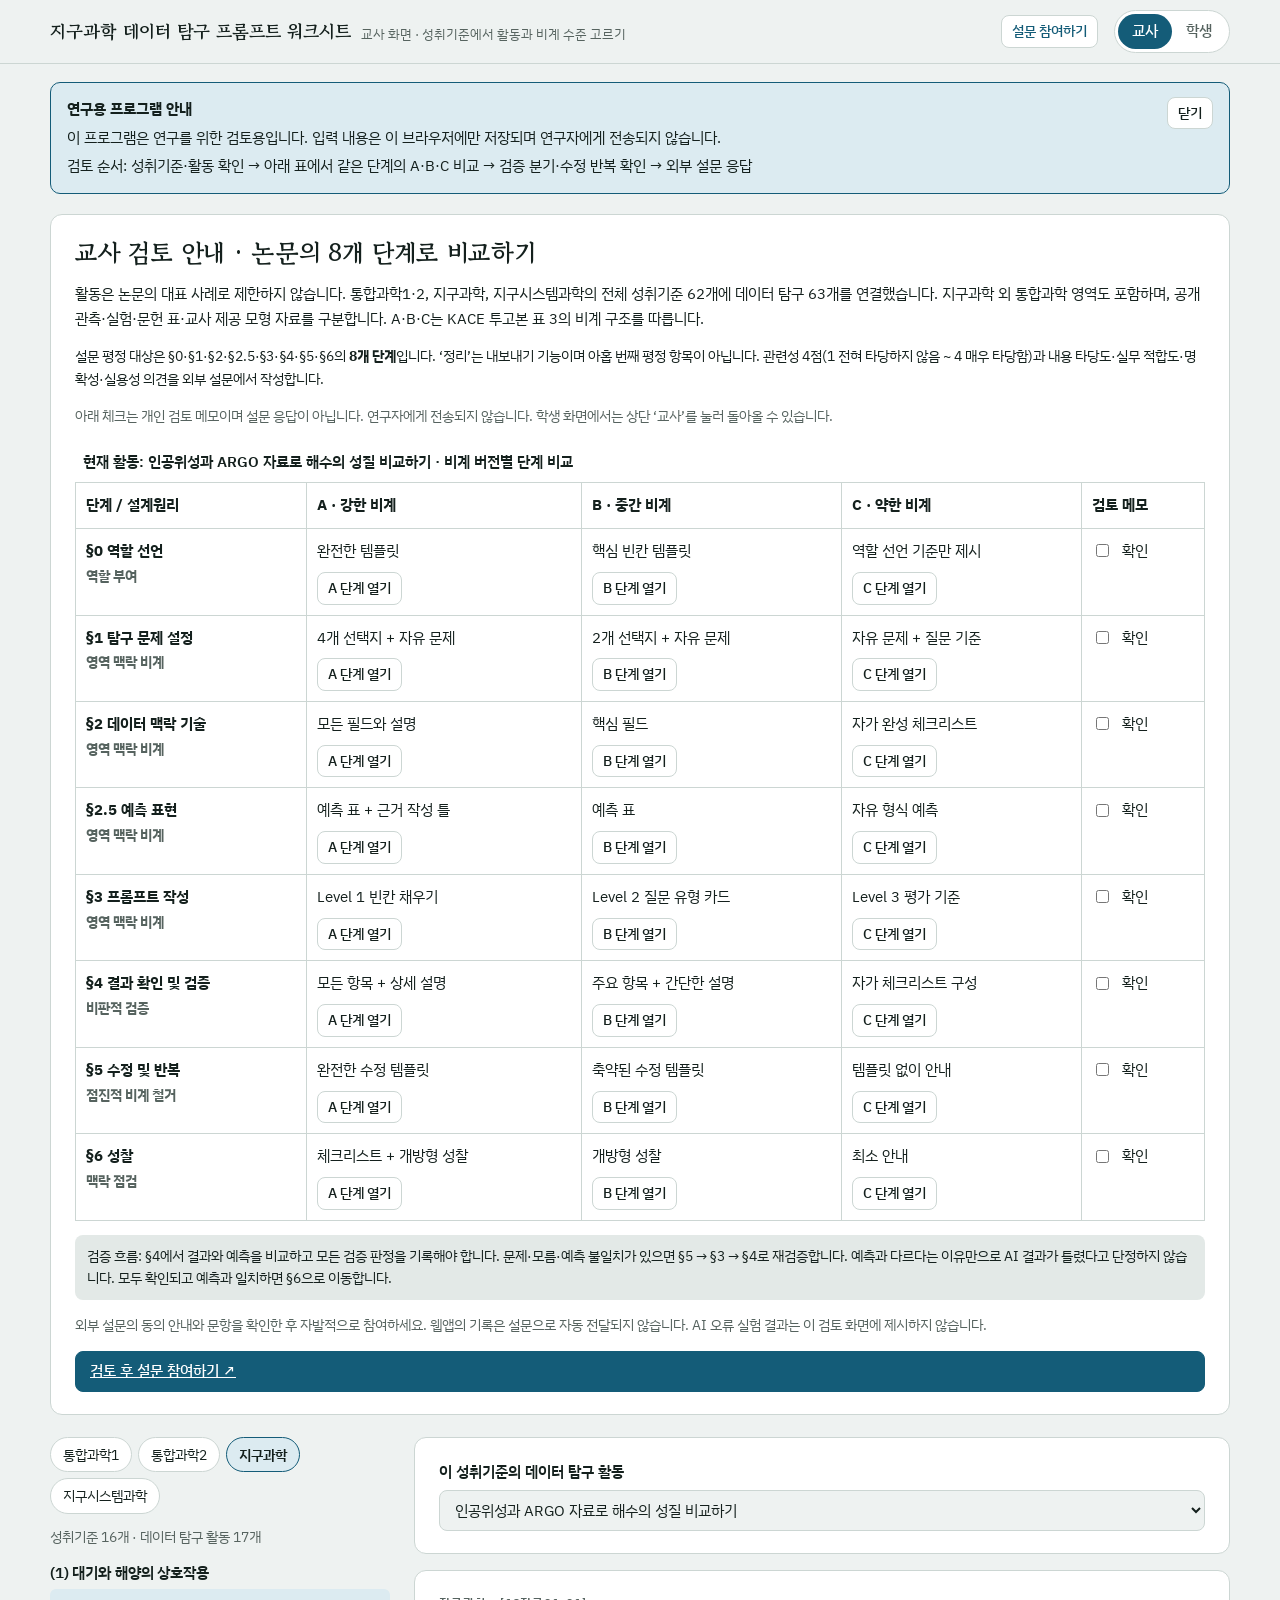
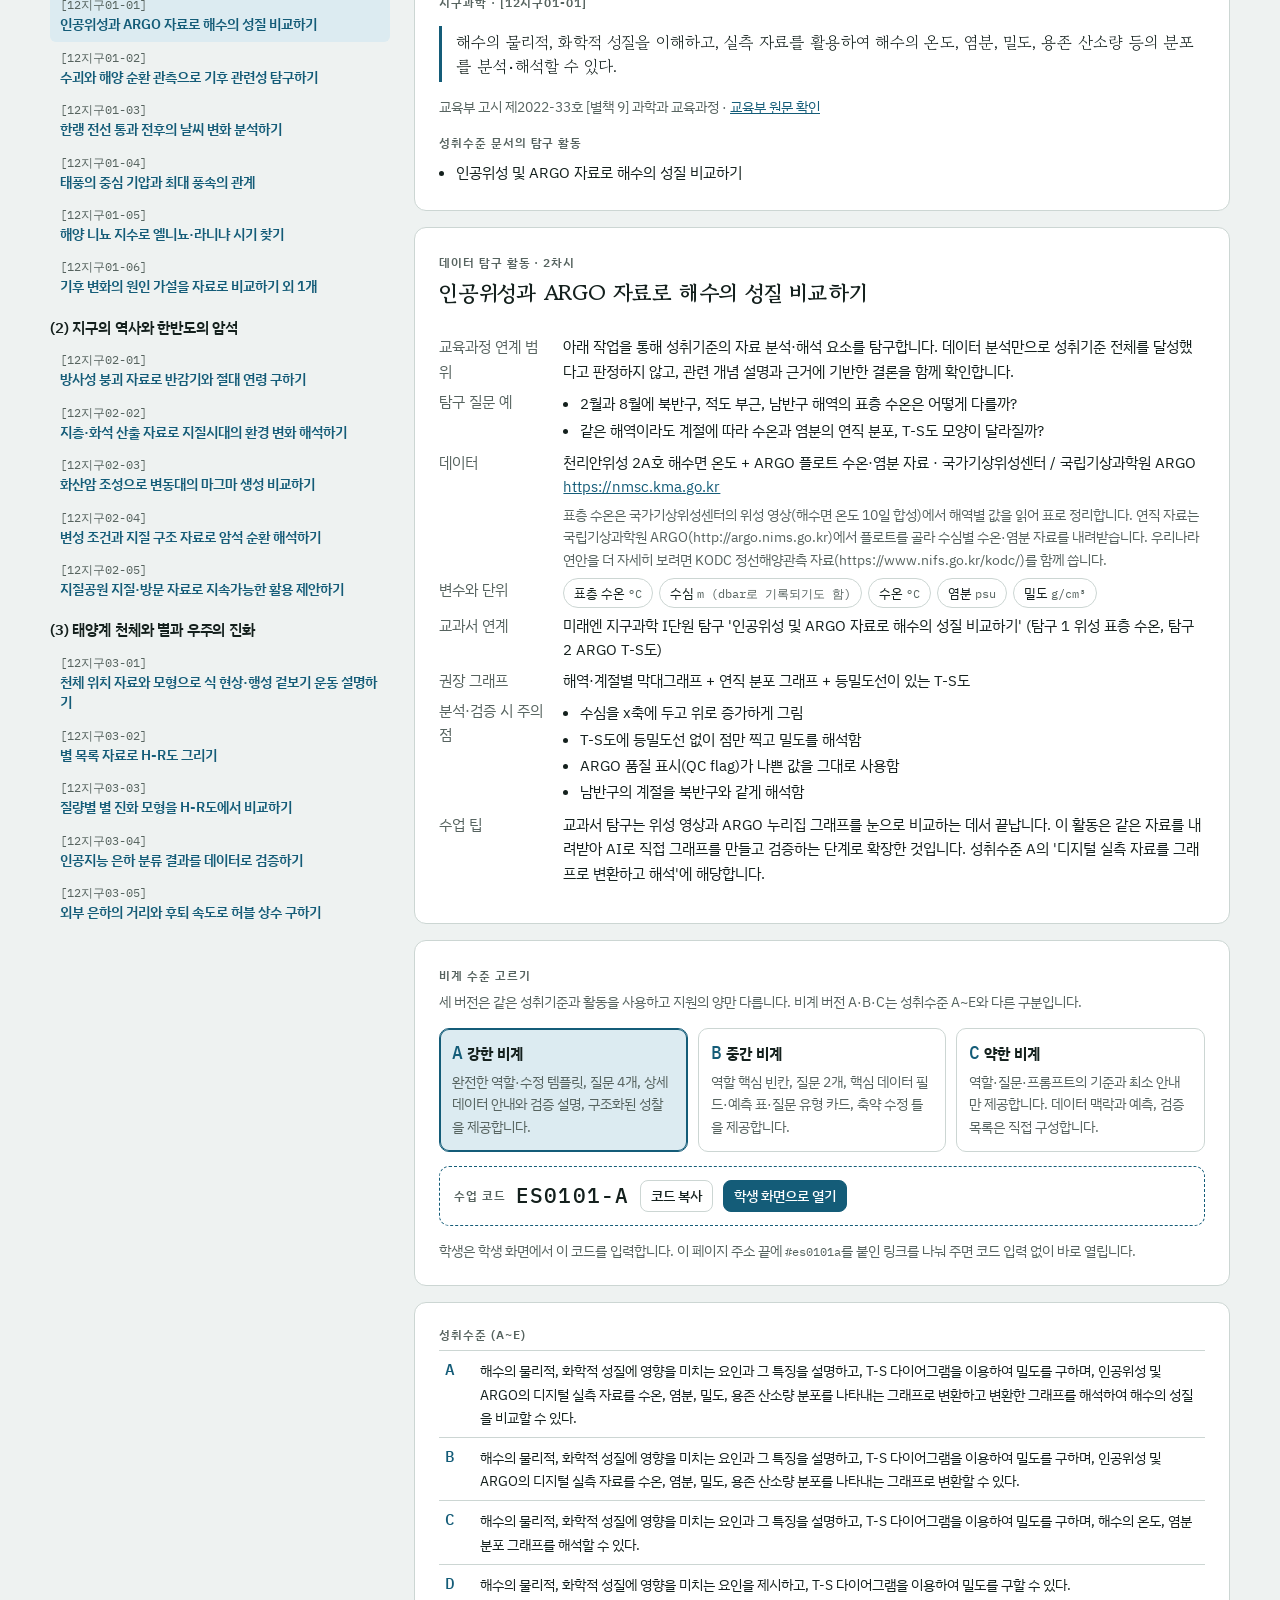
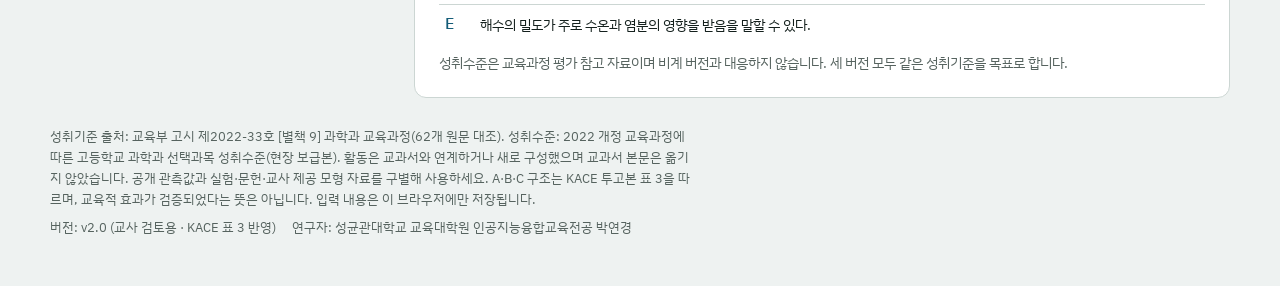
<file: index.html>
<!doctype html>
<html lang="ko">
<head>
  <meta charset="utf-8">
  <meta name="viewport" content="width=device-width, initial-scale=1, viewport-fit=cover">
  <meta name="description" content="2022 개정 교육과정에 맞춘 지구과학 데이터 탐구와 비판적 검증을 위한 워크시트입니다.">
  <title>지구과학 데이터 탐구 프롬프트 워크시트</title>
  <link rel="preconnect" href="https://fonts.googleapis.com">
  <link rel="stylesheet" href="https://fonts.googleapis.com/css2?family=Gowun+Batang:wght@400;700&family=IBM+Plex+Sans+KR:wght@400;500;600;700&family=IBM+Plex+Mono:wght@400;500&display=swap">
  <link rel="stylesheet" href="./css/style.css">
  <script type="module" src="./js/app.js"></script>
</head>
<body>
  <header class="top">
    <div class="wrap">
      <div class="brand">
        <b>지구과학 데이터 탐구 프롬프트 워크시트</b>
        <span id="topSub">2022 개정 교육과정 · 데이터 탐구</span>
      </div>
      <a id="surveyLink" class="btn sm survey-link" href="" target="_blank" rel="noopener noreferrer" hidden>설문 참여하기</a>
      <div class="seg" role="group" aria-label="화면 선택">
        <button id="modeT" type="button" aria-pressed="true">교사</button>
        <button id="modeS" type="button" aria-pressed="false">학생</button>
      </div>
    </div>
  </header>
  <main class="wrap" id="app" aria-live="polite">
    <p class="loading">자료를 불러오는 중입니다.</p>
  </main>
</body>
</html>
</file>
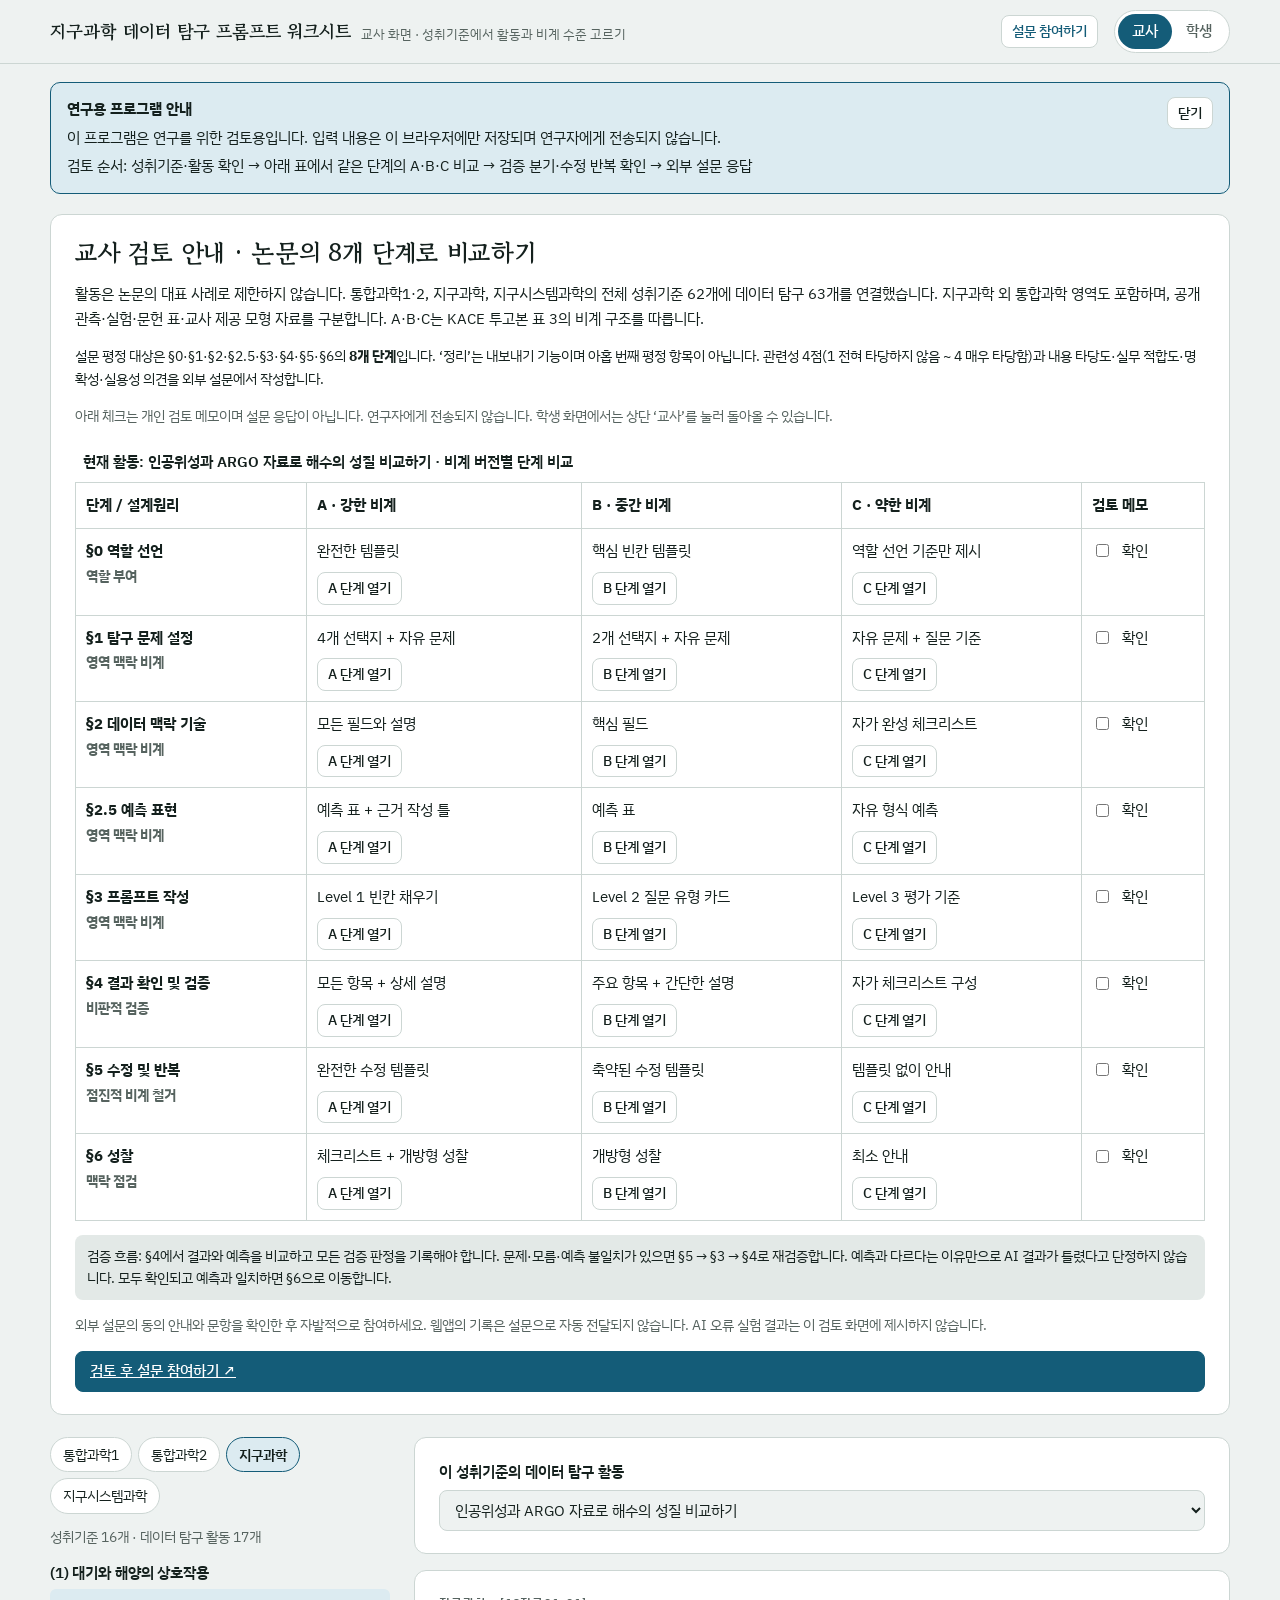
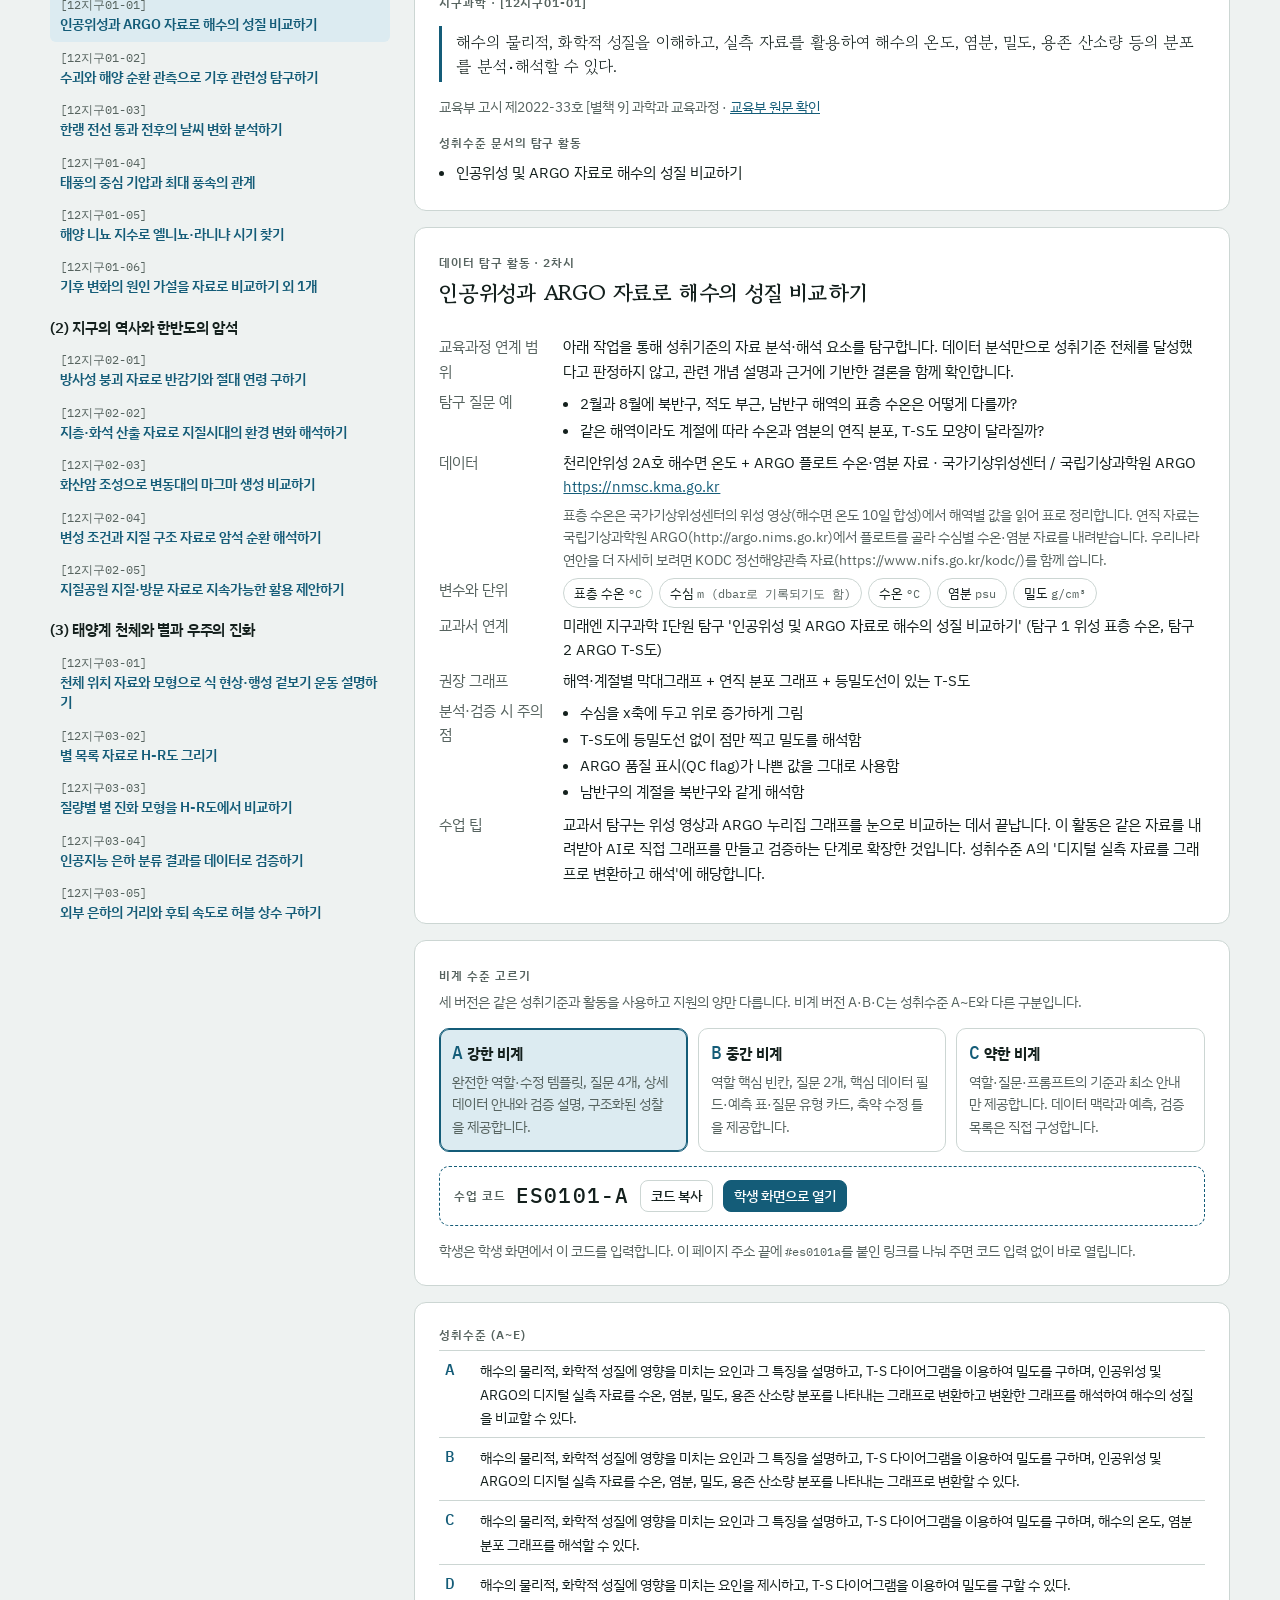
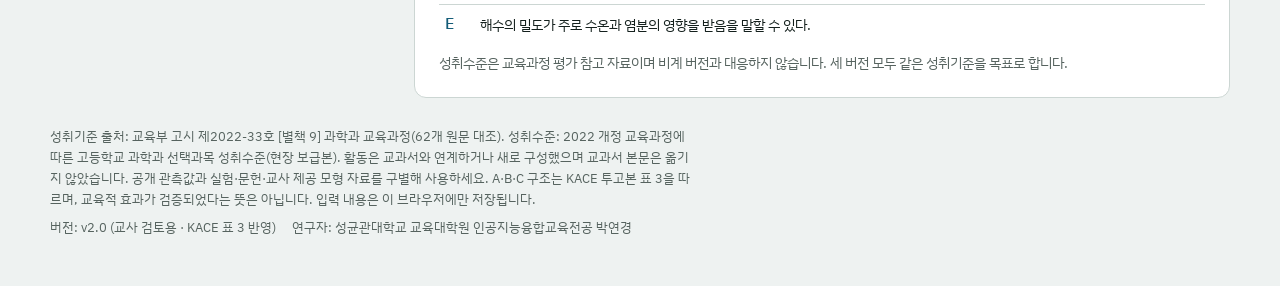
<file: 지구과학 바이브 코딩 워크시트.html>
<!doctype html>
<html lang="ko">
<head>
  <meta charset="utf-8">
  <meta name="viewport" content="width=device-width, initial-scale=1">
  <title>지구과학 데이터 탐구 프롬프트 워크시트</title>
</head>
<body>
  <h1>지구과학 데이터 탐구 프롬프트 워크시트</h1>
  <p>최신 워크시트로 이동합니다. 로컬에서는 Live Server 등 웹 서버로 실행하세요.</p>
  <p><a href="./index.html" id="latest">최신 워크시트 열기</a></p>
  <script>
    const target = new URL("./index.html", location.href);
    target.hash = location.hash;
    document.getElementById("latest").href = target.href;
    if (location.protocol !== "file:") location.replace(target.href);
  </script>
</body>
</html>
</file>
<file: css/style.css>
:root {
  --bg: #EEF2F1;
  --surface: #FFFFFF;
  --sunk: #E3E9E7;
  --ink: #14201D;
  --muted: #56635F;
  --line: #CCD6D3;
  --accent: #145C78;
  --accent-ink: #FFFFFF;
  --accent-soft: #DCEBF1;
  --ok: #2C7A4B;
  --ok-soft: #DDF0E3;
  --warn: #9A6400;
  --warn-soft: #F6EBD3;
  --bad: #B0281F;
  --bad-soft: #F7DEDB;
  --grid: rgba(20, 92, 120, .07);
  --f-display: "Gowun Batang", "Nanum Myeongjo", "Batang", serif;
  --f-body: "IBM Plex Sans KR", "Apple SD Gothic Neo", "Malgun Gothic", system-ui, sans-serif;
  --f-mono: "IBM Plex Mono", ui-monospace, "SFMono-Regular", Consolas, monospace;
  --r: 8px;
}

@media (prefers-color-scheme: dark) {
  :root:not([data-theme="light"]) {
    --bg: #0E1513;
    --surface: #161F1D;
    --sunk: #1D2826;
    --ink: #E1E9E6;
    --muted: #97A6A1;
    --line: #2B3835;
    --accent: #6CB6D3;
    --accent-ink: #082029;
    --accent-soft: #18323C;
    --ok: #6CC892;
    --ok-soft: #173326;
    --warn: #E2B04F;
    --warn-soft: #352A12;
    --bad: #F08A80;
    --bad-soft: #3A1C19;
    --grid: rgba(108, 182, 211, .06);
    color-scheme: dark;
  }
}

:root[data-theme="dark"] {
  --bg: #0E1513;
  --surface: #161F1D;
  --sunk: #1D2826;
  --ink: #E1E9E6;
  --muted: #97A6A1;
  --line: #2B3835;
  --accent: #6CB6D3;
  --accent-ink: #082029;
  --accent-soft: #18323C;
  --ok: #6CC892;
  --ok-soft: #173326;
  --warn: #E2B04F;
  --warn-soft: #352A12;
  --bad: #F08A80;
  --bad-soft: #3A1C19;
  --grid: rgba(108, 182, 211, .06);
  color-scheme: dark;
}

* { box-sizing: border-box; }
body {
  margin: 0;
  padding: 0 16px 48px;
  background: var(--bg);
  color: var(--ink);
  font-family: var(--f-body);
  font-size: 15px;
  line-height: 1.65;
}
.wrap { max-width: 1180px; margin: 0 auto; }
h1, h2, h3 {
  margin: 0;
  font-family: var(--f-display);
  font-weight: 700;
  letter-spacing: -.01em;
  text-wrap: balance;
}
h1 { font-size: 1.55rem; line-height: 1.25; }
h2 { font-size: 1.35rem; line-height: 1.3; }
h3 { font: 600 1.05rem/1.4 var(--f-body); }
p { margin: 0; }
a { color: var(--accent); overflow-wrap: anywhere; }
button, input, select, textarea { font: inherit; color: inherit; }
:focus-visible { outline: 2px solid var(--accent); outline-offset: 2px; }
.mono { font-family: var(--f-mono); font-size: .86em; }
.muted { color: var(--muted); }
.small { font-size: .86rem; }
.label {
  color: var(--muted);
  font-size: .74rem;
  font-weight: 600;
  letter-spacing: .08em;
  text-transform: uppercase;
}

.top {
  position: sticky;
  z-index: 5;
  top: 0;
  margin: 0 -16px;
  padding: 10px 16px;
  border-bottom: 1px solid var(--line);
  background: var(--bg);
}
.top .wrap { display: flex; flex-wrap: wrap; align-items: center; gap: 10px 16px; }
.brand { display: flex; flex: 1 1 260px; align-items: baseline; gap: 10px; min-width: 0; }
.brand b { font: 700 1.12rem var(--f-display); overflow-wrap: anywhere; }
.brand span { overflow: hidden; color: var(--muted); font-size: .84rem; text-overflow: ellipsis; white-space: nowrap; }
.seg {
  display: inline-flex;
  padding: 3px;
  border: 1px solid var(--line);
  border-radius: 999px;
  background: var(--surface);
}
.review-panel { margin-block: 20px; }
.review-table { width: 100%; min-width: 760px; border-collapse: collapse; }
.review-table th, .review-table td { padding: 10px; border: 1px solid var(--line); text-align: left; vertical-align: top; }
.review-table caption { padding: 8px; text-align: left; font-weight: 600; }
.review-table .btn { margin-top: 8px; }
.data-how, .datacard { overflow-wrap: anywhere; }
.seg button {
  padding: 5px 14px;
  border: 0;
  border-radius: 999px;
  background: none;
  color: var(--muted);
  cursor: pointer;
  font-weight: 500;
}
.seg button[aria-pressed="true"] { background: var(--accent); color: var(--accent-ink); }
.survey-link { text-decoration: none; }
.survey-link[hidden] { display: none; }
.btn {
  display: inline-flex;
  align-items: center;
  gap: 6px;
  padding: 7px 14px;
  border: 1px solid var(--line);
  border-radius: var(--r);
  background: var(--surface);
  cursor: pointer;
  font-weight: 500;
}
.btn:hover { border-color: var(--accent); }
.btn.primary { border-color: var(--accent); background: var(--accent); color: var(--accent-ink); }
.btn.ghost { background: none; }
.btn.sm { padding: 4px 10px; font-size: .86rem; }
.loading, .error { max-width: 760px; margin: 28px auto 0; }
.error { padding: 16px; border: 1px solid var(--bad); border-radius: 10px; background: var(--bad-soft); }
.foot { max-width: 80ch; margin-top: 28px; color: var(--muted); font-size: .8rem; }
.foot-meta { display: flex; flex-wrap: wrap; gap: 4px 16px; margin-top: 6px; color: var(--muted); font-size: .8rem; }
.intro-note {
  display: flex;
  align-items: flex-start;
  justify-content: space-between;
  gap: 16px;
  margin-top: 18px;
  padding: 14px 16px;
  border: 1px solid var(--accent);
  border-radius: 10px;
  background: var(--accent-soft);
}
.intro-note p { margin-top: 4px; }

.teacher {
  display: grid;
  grid-template-columns: minmax(0, 340px) minmax(0, 1fr);
  gap: 24px;
  margin-top: 22px;
}
.tabs { display: flex; flex-wrap: wrap; gap: 6px; margin-bottom: 12px; }
.tab {
  padding: 5px 12px;
  border: 1px solid var(--line);
  border-radius: 999px;
  background: var(--surface);
  cursor: pointer;
  font-size: .9rem;
}
.tab[aria-pressed="true"] { border-color: var(--accent); background: var(--accent-soft); font-weight: 600; }
.unit { margin-top: 14px; }
.unit h3 { margin-bottom: 6px; font-size: .92rem; }
.std {
  display: block;
  width: 100%;
  padding: 7px 10px;
  border: 0;
  border-radius: 6px;
  background: none;
  cursor: pointer;
  font-size: .88rem;
  line-height: 1.45;
  text-align: left;
}
.std:hover { background: var(--sunk); }
.std[aria-current="true"] { background: var(--accent-soft); }
.std .code { display: block; color: var(--muted); font: .78rem var(--f-mono); }
.std .act { display: block; color: var(--accent); font-weight: 600; }
.std.none, .std.none .act { color: var(--muted); font-weight: 400; }
.teacher-detail { min-width: 0; }
.panel {
  min-width: 0;
  padding: 22px 24px;
  border: 1px solid var(--line);
  border-radius: 12px;
  background: var(--surface);
}
.panel + .panel { margin-top: 16px; }
.stack { display: grid; gap: 14px; }
.kv {
  display: grid;
  grid-template-columns: 7.5em minmax(0, 1fr);
  gap: 6px 14px;
  font-size: .92rem;
}
.kv dt { color: var(--muted); }
.kv dd { min-width: 0; margin: 0; }
.plain { margin: 0; padding-left: 1.1em; }
.plain li { margin: .15em 0; }
.std-quote {
  padding: 4px 0 4px 14px;
  border-left: 3px solid var(--accent);
  font: 1.02rem var(--f-display);
}
.chips { display: flex; flex-wrap: wrap; gap: 6px; }
.chip {
  padding: 3px 10px;
  border: 1px solid var(--line);
  border-radius: 999px;
  background: var(--surface);
  font-size: .84rem;
}
.tbl-wrap { overflow-x: auto; }
.levels { width: 100%; border-collapse: collapse; font-size: .88rem; }
.levels td { padding: 8px 6px; border-top: 1px solid var(--line); vertical-align: top; }
.levels td:first-child { width: 2.2em; color: var(--accent); font: 500 1rem var(--f-mono); }
.field { display: grid; gap: 6px; min-width: 0; }
.note { padding: 10px 12px; border-radius: 8px; background: var(--sunk); font-size: .86rem; }
.ver-grid { display: grid; grid-template-columns: repeat(3, minmax(0, 1fr)); gap: 10px; }
.ver {
  padding: 12px;
  border: 1px solid var(--line);
  border-radius: 10px;
  background: var(--surface);
  cursor: pointer;
  text-align: left;
}
.ver[aria-pressed="true"] { border-color: var(--accent); background: var(--accent-soft); box-shadow: inset 0 0 0 1px var(--accent); }
.ver b { color: var(--accent); font: 500 1.1rem var(--f-mono); }
.code-box {
  display: flex;
  flex-wrap: wrap;
  align-items: center;
  gap: 10px;
  padding: 12px 14px;
  border: 1px dashed var(--accent);
  border-radius: 10px;
}
.code-box .code-value { font-size: 1.3rem; font-weight: 500; letter-spacing: .06em; }
.activity-title { margin-top: 4px; }
.data-how, .panel-description, .version-description { margin-top: 4px; }
.level-description { margin-top: 8px; }
.copy-input { position: fixed; opacity: 0; }

.start { max-width: 760px; margin: 28px auto 0; }
.lead { max-width: 68ch; color: var(--muted); font-size: .94rem; }
.panel-description { margin-top: 4px; }
.join { display: flex; flex-wrap: wrap; gap: 8px; }
.join input {
  flex: 1 1 200px;
  min-width: 0;
  padding: 9px 12px;
  border: 1px solid var(--line);
  border-radius: var(--r);
  background: var(--surface);
  font-family: var(--f-mono);
  letter-spacing: .06em;
  text-transform: uppercase;
}
.err { color: var(--bad); font-size: .88rem; }
.pick { display: grid; grid-template-columns: repeat(auto-fill, minmax(230px, 1fr)); gap: 10px; margin-top: 10px; }
.pick button {
  min-width: 0;
  padding: 12px;
  border: 1px solid var(--line);
  border-radius: 10px;
  background: var(--surface);
  cursor: pointer;
  line-height: 1.45;
  text-align: left;
}
.pick button:hover { border-color: var(--accent); }
.pick .code { color: var(--muted); font: .76rem var(--f-mono); }
.subject-picks { margin-top: 16px; }

.work { display: grid; grid-template-columns: minmax(0, 220px) minmax(0, 1fr); gap: 24px; margin-top: 20px; }
.rail { position: sticky; top: 70px; align-self: start; }
.rail ol { display: grid; gap: 2px; margin: 0; padding: 0; list-style: none; }
.rail ol button {
  display: grid;
  width: 100%;
  grid-template-columns: 2.6em minmax(0, 1fr) auto;
  align-items: center;
  gap: 6px;
  padding: 8px 10px;
  border: 0;
  border-radius: 8px;
  background: none;
  color: var(--muted);
  cursor: pointer;
  font-size: .9rem;
  text-align: left;
}
.rail ol button .n { font: .8rem var(--f-mono); }
.rail ol button[aria-current="step"] {
  background: var(--surface);
  color: var(--ink);
  box-shadow: inset 3px 0 0 var(--accent);
  font-weight: 600;
}
.dot { width: 8px; height: 8px; border: 1.5px solid var(--line); border-radius: 50%; }
.dot.done { border-color: var(--ok); background: var(--ok); }
.meta { display: grid; gap: 8px; margin-top: 16px; padding: 12px; border-top: 1px solid var(--line); color: var(--muted); font-size: .82rem; }
.vbadge { display: inline-flex; align-items: center; gap: 6px; padding: 2px 10px; border: 1px solid var(--line); border-radius: 999px; background: var(--surface); color: var(--muted); font-size: .8rem; }
.vbadge b { color: var(--accent); font-family: var(--f-mono); }
.sheet { min-width: 0; }
.sheet-head {
  padding: 18px 22px;
  border: 1px solid var(--line);
  border-radius: 12px;
  background-color: var(--surface);
  background-image: linear-gradient(var(--grid) 1px, transparent 1px), linear-gradient(90deg, var(--grid) 1px, transparent 1px);
  background-size: 18px 18px;
}
.sheet-head .code { color: var(--accent); font: .8rem var(--f-mono); }
.sec { display: grid; gap: 18px; min-width: 0; margin-top: 16px; padding: 22px 24px; border: 1px solid var(--line); border-radius: 12px; background: var(--surface); }
.section-intro { gap: 6px; }
.sec-title { display: flex; flex-wrap: wrap; align-items: baseline; gap: 12px; }
.sec-title .n { color: var(--accent); font: .95rem var(--f-mono); }
.field > label, .field > .flabel { font-size: .92rem; font-weight: 600; }
.field > label.check { font-size: .94rem; font-weight: 400; }
.field .hint { color: var(--muted); font-size: .84rem; }
input[type="text"], input[type="number"], select, textarea {
  width: 100%;
  min-width: 0;
  padding: 8px 11px;
  border: 1px solid var(--line);
  border-radius: var(--r);
  background: var(--bg);
}
textarea { min-height: 84px; resize: vertical; line-height: 1.6; }
input:focus, select:focus, textarea:focus { border-color: var(--accent); outline: 0; box-shadow: 0 0 0 3px var(--accent-soft); }
.row { display: grid; grid-template-columns: repeat(auto-fit, minmax(160px, 1fr)); gap: 12px; }
.fill { display: flex; flex-wrap: wrap; align-items: center; gap: 6px 8px; font-size: .98rem; line-height: 2.2; }
.fill input { width: auto; max-width: 260px; flex: 1 1 130px; padding: 4px 9px; border-style: dashed; }
.cards { display: grid; grid-template-columns: repeat(auto-fill, minmax(180px, 1fr)); gap: 8px; }
.card {
  padding: 10px 12px;
  border: 1px solid var(--line);
  border-radius: 10px;
  background: var(--surface);
  cursor: pointer;
  line-height: 1.45;
  text-align: left;
}
.card[aria-pressed="true"] { border-color: var(--accent); background: var(--accent-soft); }
.card b { display: block; font-size: .92rem; }
.card span { color: var(--muted); font-size: .82rem; }
.card-label { display: flex; align-items: flex-start; gap: 8px; }
.card-label > input { flex: 0 0 auto; margin-top: .3em; accent-color: var(--accent); }
.card-label > span { flex: 1; }
.check { display: flex; align-items: flex-start; gap: 10px; font-size: .94rem; }
.check input { flex: 0 0 auto; margin-top: .35em; accent-color: var(--accent); }
.datacard { display: grid; gap: 8px; padding: 14px 16px; border: 1px solid var(--line); border-radius: 10px; background: var(--sunk); }
.vars { width: 100%; border-collapse: collapse; font-size: .9rem; }
.vars th { padding: 6px 8px; border-bottom: 1px solid var(--line); color: var(--muted); font-size: .8rem; font-weight: 600; text-align: left; }
.vars td { padding: 7px 8px; border-bottom: 1px solid var(--line); vertical-align: top; }
.vars td.u { font: .82rem var(--f-mono); }
.vars input[type="text"] { padding: 4px 8px; }
.prompt-out {
  max-height: 420px;
  overflow: auto;
  padding: 14px 16px;
  border: 1px solid var(--line);
  border-radius: 10px;
  background: var(--sunk);
  font: .84rem/1.7 var(--f-mono);
  white-space: pre-wrap;
}
.copyrow { display: flex; flex-wrap: wrap; align-items: center; gap: 10px; }
.scale { display: flex; flex-wrap: wrap; gap: 6px; }
.scale button {
  min-width: 3.2em;
  padding: 6px 8px;
  border: 1px solid var(--line);
  border-radius: 8px;
  background: var(--surface);
  cursor: pointer;
  font-family: var(--f-mono);
}
.scale button[aria-pressed="true"] { border-color: var(--accent); background: var(--accent); color: var(--accent-ink); }
.scale-legend { display: flex; max-width: 330px; justify-content: space-between; color: var(--muted); font-size: .78rem; }
.vrow { display: grid; gap: 8px; padding: 12px 14px; border: 1px solid var(--line); border-radius: 10px; background: var(--surface); }
.vrow.ok { border-color: var(--ok); background: var(--ok-soft); }
.vrow.bad { border-color: var(--bad); background: var(--bad-soft); }
.vrow.unk { border-color: var(--warn); background: var(--warn-soft); }
.vrow-top { display: flex; flex-wrap: wrap; align-items: flex-start; justify-content: space-between; gap: 8px 14px; }
.vrow-top p { flex: 1 1 260px; min-width: 0; font-weight: 500; }
.tri { display: inline-flex; overflow: hidden; border: 1px solid var(--line); border-radius: 8px; background: var(--surface); }
.tri button { padding: 4px 10px; border: 0; background: none; color: var(--muted); cursor: pointer; font-size: .84rem; }
.tri button + button { border-left: 1px solid var(--line); }
.tri button[aria-pressed="true"][data-v="ok"] { background: var(--ok); color: #fff; }
.tri button[aria-pressed="true"][data-v="bad"] { background: var(--bad); color: #fff; }
.tri button[aria-pressed="true"][data-v="unk"] { background: var(--warn); color: #fff; }
.vhint { color: var(--muted); font-size: .84rem; }
.tally { display: flex; flex-wrap: wrap; gap: 8px; }
.pill { padding: 2px 10px; border-radius: 999px; font-size: .82rem; font-weight: 600; }
.pill.ok { background: var(--ok-soft); color: var(--ok); }
.pill.bad { background: var(--bad-soft); color: var(--bad); }
.pill.unk { background: var(--warn-soft); color: var(--warn); }
.predict-recap { padding: 6px 0 6px 12px; border-left: 3px solid var(--warn); font-size: .92rem; }
.round { display: grid; gap: 12px; padding: 14px 16px; border: 1px solid var(--line); border-radius: 10px; }
.round h3 .mono { color: var(--accent); }
.starters { display: flex; flex-wrap: wrap; gap: 6px; }
.starters button { padding: 3px 9px; border: 1px dashed var(--line); border-radius: 6px; background: none; color: var(--muted); cursor: pointer; font-size: .84rem; }
.starters button:hover { border-color: var(--accent); color: var(--ink); }
.navrow { display: flex; flex-wrap: wrap; justify-content: space-between; gap: 10px; margin-top: 16px; }
.details summary { color: var(--accent); cursor: pointer; font-size: .9rem; }
.details[open] summary { margin-bottom: 8px; }
.summary-out {
  max-height: 560px;
  overflow: auto;
  padding: 16px 18px;
  border: 1px solid var(--line);
  border-radius: 10px;
  background: var(--sunk);
  font-size: .9rem;
  line-height: 1.75;
  white-space: pre-wrap;
}
.level-options { gap: 6px; }

@media (max-width: 820px) {
  .brand { flex-basis: 100%; }
  .teacher { grid-template-columns: minmax(0, 1fr); }
  .work { grid-template-columns: minmax(0, 1fr); gap: 12px; }
  .rail { position: static; }
  .rail ol { display: flex; overflow-x: auto; gap: 4px; padding-bottom: 4px; }
  .rail li { flex: 0 0 auto; }
  .rail ol button { grid-template-columns: auto auto; padding: 6px 10px; white-space: nowrap; }
  .rail button .t, .rail button .dot, .rail .meta { display: none; }
  .rail button[aria-current="step"] .t { display: inline; }
  .ver-grid { grid-template-columns: minmax(0, 1fr); }
  .sec, .panel { padding: 18px 16px; }
  .kv { grid-template-columns: minmax(0, 1fr); }
  .kv dt { margin-top: 6px; }
}

@media (prefers-reduced-motion: no-preference) {
  main { animation: rise .25s ease-out; }
  @keyframes rise { from { transform: translateY(4px); } to { transform: none; } }
}

@media print {
  @page { margin: 14mm; }
  body { padding: 0; background: #fff; color: #000; font-size: 11pt; }
  .top, .rail, .navrow, button, .foot-meta { display: none !important; }
  .wrap { max-width: none; }
  .teacher { display: block; margin: 0; }
  .teacher nav, .intro-note { display: none !important; }
  .work { display: block; margin: 0; }
  .sheet-head, .sec, .summary-out {
    max-height: none;
    overflow: visible;
    border-color: #999;
    background: #fff;
    color: #000;
    box-shadow: none;
  }
  .sheet-head { margin-bottom: 8mm; }
  .sec { break-inside: auto; }
  .summary-out { padding: 0; white-space: pre-wrap; }
  input, select, textarea { background: #fff !important; color: #000 !important; }
  details:not([open]) > *:not(summary) { display: none !important; }
  .foot { color: #444; }
}
</file>
